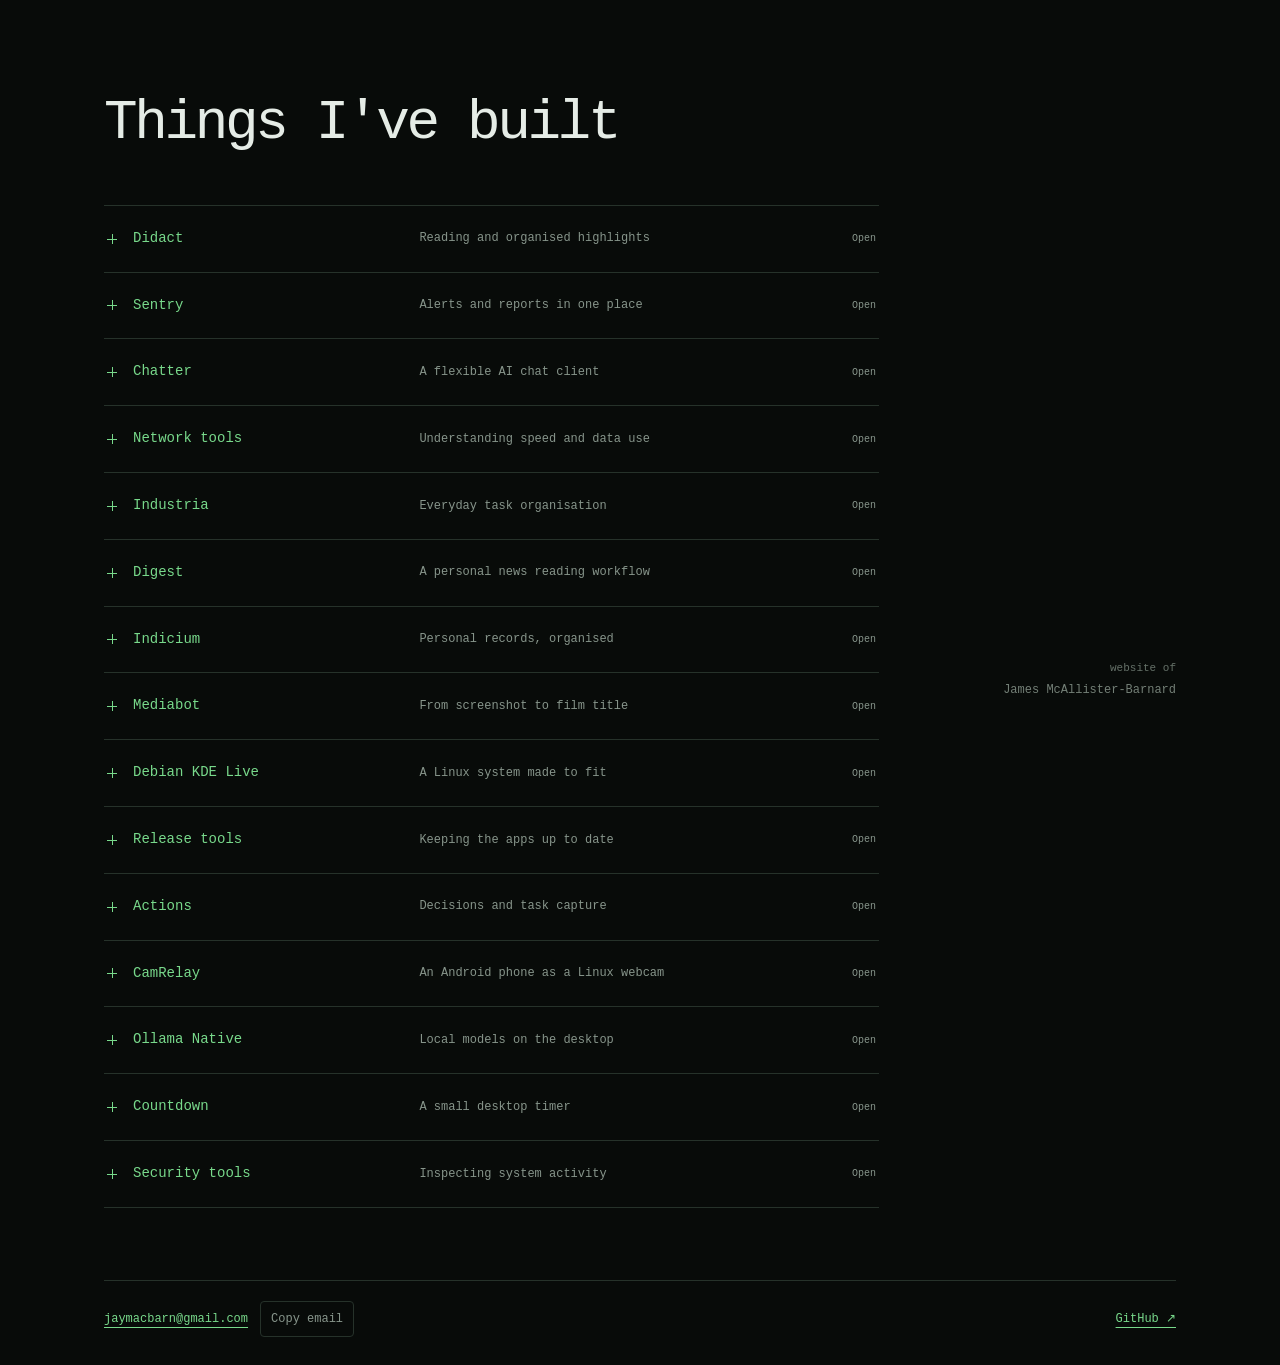
<file: index.html>
<!doctype html>
<html lang="en">
<head>
<meta charset="utf-8">
<meta name="viewport" content="width=device-width, initial-scale=1">
<meta name="description" content="Software and useful tools by James McAllister-Barnard. Reading apps, network tools, desktop utilities, and more.">
<meta name="theme-color" content="#080b09">
<title>Things I've built — James McAllister-Barnard</title>
<link rel="stylesheet" href="./styles.css">
<script src="./script1.js" defer></script>
</head>
<body>
<a class="skip-link" href="#projects">Skip to projects</a>
<div class="page">
<main id="projects">
<header class="page-heading"><h1>Things I've built</h1></header>
<div class="project-list">
<details class="project" id="didact">
<summary><span class="indicator" aria-hidden="true"></span><span class="project-name">Didact</span><span class="project-purpose">Reading and organised highlights</span><span class="expand-label" aria-hidden="true"></span></summary>
<div class="project-body"><div class="project-content"><p>A PDF and article reader built around a personal library. Keep your place, collect highlights by category, and return to passages worth keeping.</p><p class="project-tools">Flutter · Android & Linux</p></div></div>
</details>
<details class="project" id="sentry">
<summary><span class="indicator" aria-hidden="true"></span><span class="project-name">Sentry</span><span class="project-purpose">Alerts and reports in one place</span><span class="expand-label" aria-hidden="true"></span></summary>
<div class="project-body"><div class="project-content"><p>A personal notification hub that brings feed alerts and reports from other tools to an Android inbox. Shared delivery rules keep the connected projects working together.</p><p class="project-tools">Kotlin · Python · Firebase</p></div></div>
</details>
<details class="project" id="chatter">
<summary><span class="indicator" aria-hidden="true"></span><span class="project-name">Chatter</span><span class="project-purpose">A flexible AI chat client</span><span class="expand-label" aria-hidden="true"></span></summary>
<div class="project-body"><div class="project-content"><p>Streaming conversations, alternate reply branches, image attachments, and per-message costs. Supports multiple providers in a desktop and Android interface.</p><p class="project-tools">Flutter · SQLite</p></div></div>
</details>
<details class="project" id="network">
<summary><span class="indicator" aria-hidden="true"></span><span class="project-name">Network tools</span><span class="project-purpose">Understanding speed and data use</span><span class="expand-label" aria-hidden="true"></span></summary>
<div class="project-body"><div class="project-content"><p>Anetmon tracks Android data usage. Netuse shows Linux traffic and process history. Netspeed measures connection speed, latency, and jitter from the command line.</p><p class="project-tools">Kotlin · Python · Linux & Android</p></div></div>
</details>
<details class="project" id="industria">
<summary><span class="indicator" aria-hidden="true"></span><span class="project-name">Industria</span><span class="project-purpose">Everyday task organisation</span><span class="expand-label" aria-hidden="true"></span></summary>
<div class="project-body"><div class="project-content"><p>A task organiser with categories, tags, sorting, and filters. Keyboard shortcuts and small animated details make everyday task management feel more considered.</p><p class="project-tools">Flutter · Firebase</p></div></div>
</details>
<details class="project" id="digest">
<summary><span class="indicator" aria-hidden="true"></span><span class="project-name">Digest</span><span class="project-purpose">A personal news reading workflow</span><span class="expand-label" aria-hidden="true"></span></summary>
<div class="project-body"><div class="project-content"><p>Collects articles from chosen feeds into a searchable local library. A terminal reader and a phone-to-desktop selection workflow help turn incoming headlines into something manageable.</p><p class="project-tools">Python · SQLite · Textual</p></div></div>
</details>
<details class="project" id="indicium">
<summary><span class="indicator" aria-hidden="true"></span><span class="project-name">Indicium</span><span class="project-purpose">Personal records, organised</span><span class="expand-label" aria-hidden="true"></span></summary>
<div class="project-body"><div class="project-content"><p>A personal tracking app with categories and tags. Changes queue locally while offline and synchronise when the connection returns.</p><p class="project-tools">Flutter · Android & Linux</p></div></div>
</details>
<details class="project" id="mediabot">
<summary><span class="indicator" aria-hidden="true"></span><span class="project-name">Mediabot</span><span class="project-purpose">From screenshot to film title</span><span class="expand-label" aria-hidden="true"></span></summary>
<div class="project-body"><div class="project-content"><p>Identifies films and television from screenshots. A desktop review interface lets you check suggestions, make corrections, and approve items for a saved list.</p><p class="project-tools">Python · Qt</p></div></div>
</details>
<details class="project" id="debian">
<summary><span class="indicator" aria-hidden="true"></span><span class="project-name">Debian KDE Live</span><span class="project-purpose">A Linux system made to fit</span><span class="expand-label" aria-hidden="true"></span></summary>
<div class="project-body"><div class="project-content"><p>A customised KDE live system and offline installer, with a deliberate software selection, hardware support, and optional development tools.</p><p class="project-tools">Debian · KDE · Shell</p></div></div>
</details>
<details class="project" id="releases">
<summary><span class="indicator" aria-hidden="true"></span><span class="project-name">Release tools</span><span class="project-purpose">Keeping the apps up to date</span><span class="expand-label" aria-hidden="true"></span></summary>
<div class="project-body"><div class="project-content"><p>A shared build and release workflow for personal Android apps. GitHub Releases and a companion Updater bring new versions to the devices that use them.</p><p class="project-tools">Shell · Android · GitHub</p></div></div>
</details>
<details class="project" id="actions">
<summary><span class="indicator" aria-hidden="true"></span><span class="project-name">Actions</span><span class="project-purpose">Decisions and task capture</span><span class="expand-label" aria-hidden="true"></span></summary>
<div class="project-body"><div class="project-content"><p>A companion to Sentry for reviewing requests and sending back a choice. Todo Router takes captured tasks to the right project's task file.</p><p class="project-tools">Kotlin · Python</p></div></div>
</details>
<details class="project" id="camrelay">
<summary><span class="indicator" aria-hidden="true"></span><span class="project-name">CamRelay</span><span class="project-purpose">An Android phone as a Linux webcam</span><span class="expand-label" aria-hidden="true"></span></summary>
<div class="project-body"><div class="project-content"><p>A local camera link between Android and Linux, with encrypted pairing and desktop camera controls. Physical end-to-end acceptance testing remains on the project checklist.</p><p class="project-tools">Kotlin · C++ · Qt · In development</p></div></div>
</details>
<details class="project" id="ollama">
<summary><span class="indicator" aria-hidden="true"></span><span class="project-name">Ollama Native</span><span class="project-purpose">Local models on the desktop</span><span class="expand-label" aria-hidden="true"></span></summary>
<div class="project-body"><div class="project-content"><p>A native desktop interface for Ollama, with streamed replies, attachments, and saved conversation history.</p><p class="project-tools">Rust · Slint</p></div></div>
</details>
<details class="project" id="countdown">
<summary><span class="indicator" aria-hidden="true"></span><span class="project-name">Countdown</span><span class="project-purpose">A small desktop timer</span><span class="expand-label" aria-hidden="true"></span></summary>
<div class="project-body"><div class="project-content"><p>A persistent KDE widget with independent countdowns, colours, and finish alerts. Its saved finish time keeps the countdown accurate across sleep and restarts.</p><p class="project-tools">KDE Plasma · QML</p></div></div>
</details>
<details class="project" id="security">
<summary><span class="indicator" aria-hidden="true"></span><span class="project-name">Security tools</span><span class="project-purpose">Inspecting system activity</span><span class="expand-label" aria-hidden="true"></span></summary>
<div class="project-body"><div class="project-content"><p>Sweeper collects and reviews local system activity. Perimeter checks an inventory of apps and services and prepares local reports. These projects favour observation and review before automated action.</p><p class="project-tools">Python · Linux · Ongoing</p></div></div>
</details>
</div>
</main>
<aside class="signature" aria-label="Site author"><span>website of</span><br>James McAllister-Barnard</aside>
<footer><div class="contact"><a href="mailto:jaymacbarn@gmail.com">jaymacbarn@gmail.com</a><button class="copy-email" type="button" data-email="jaymacbarn@gmail.com" hidden>Copy email</button><span class="copy-status" role="status"></span></div><a href="https://github.com/naiaddd">GitHub ↗</a></footer>
</div>
</body>
</html>
</file>
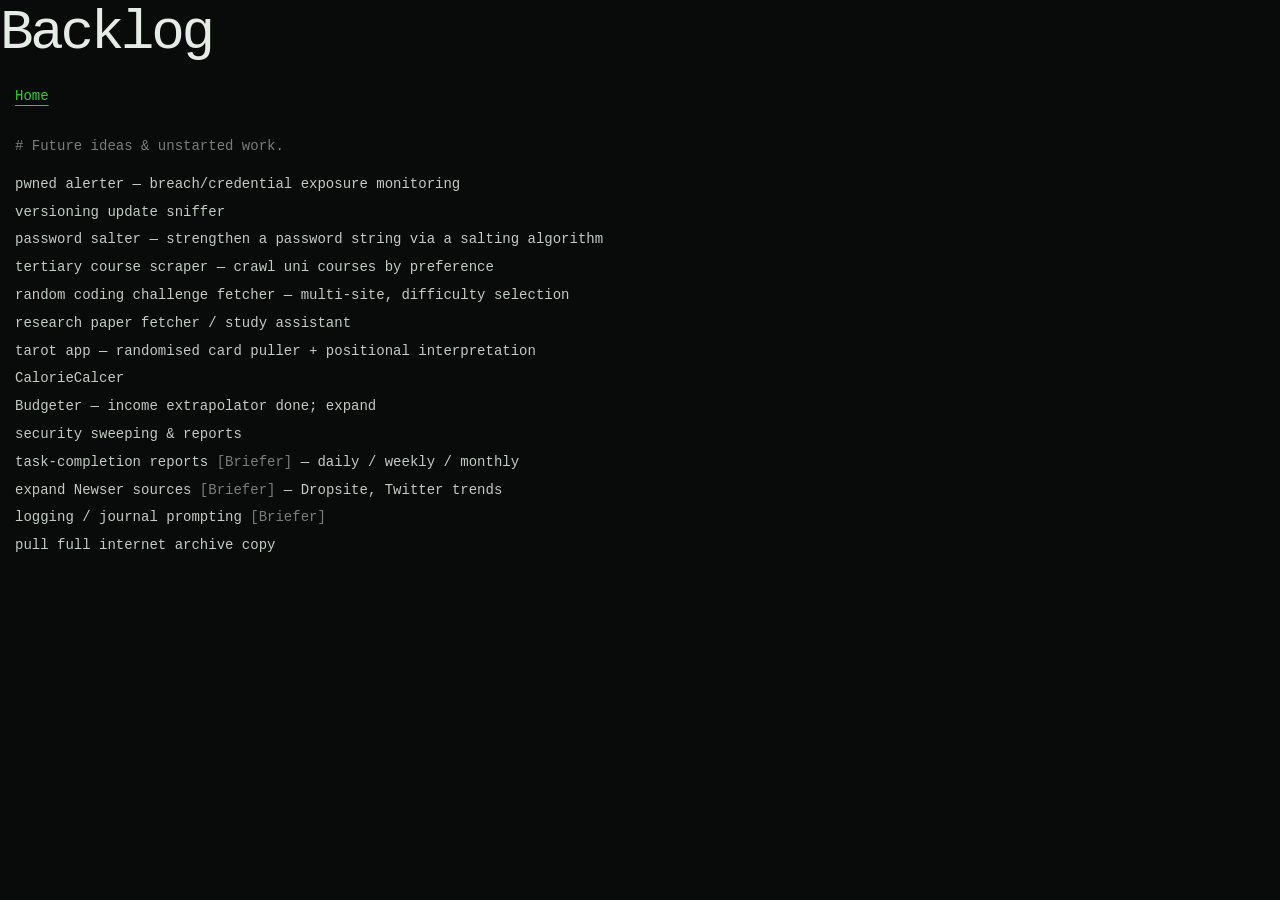
<file: backlog.html>
<!-- GENERATED by build_projects.py from projects.json - do not edit by hand -->
<!DOCTYPE html>
<html lang="en">
<head>
    <meta charset="UTF-8">
    <meta name="viewport" content="width=device-width, initial-scale=1.0">
    <title>Backlog</title>
    <link rel="stylesheet" href="./styles.css">
</head>
<body class="doc">
    <header>
        <h1>Backlog</h1>
    </header>
    <nav class="topnav"><a href="index.html">Home</a></nav>
    <main class="doc-main">
      <p class="lead"># Future ideas &amp; unstarted work.</p>
      <ul class="backlog">
        <li>pwned alerter &mdash; breach/credential exposure monitoring</li>
        <li>versioning update sniffer</li>
        <li>password salter &mdash; strengthen a password string via a salting algorithm</li>
        <li>tertiary course scraper &mdash; crawl uni courses by preference</li>
        <li>random coding challenge fetcher &mdash; multi-site, difficulty selection</li>
        <li>research paper fetcher / study assistant</li>
        <li>tarot app &mdash; randomised card puller + positional interpretation</li>
        <li>CalorieCalcer</li>
        <li>Budgeter &mdash; income extrapolator done; expand</li>
        <li>security sweeping &amp; reports</li>
        <li>task-completion reports <span class="tag">[Briefer]</span> &mdash; daily / weekly / monthly</li>
        <li>expand Newser sources <span class="tag">[Briefer]</span> &mdash; Dropsite, Twitter trends</li>
        <li>logging / journal prompting <span class="tag">[Briefer]</span></li>
        <li>pull full internet archive copy</li>
      </ul>
    </main>
</body>
</html>
</file>
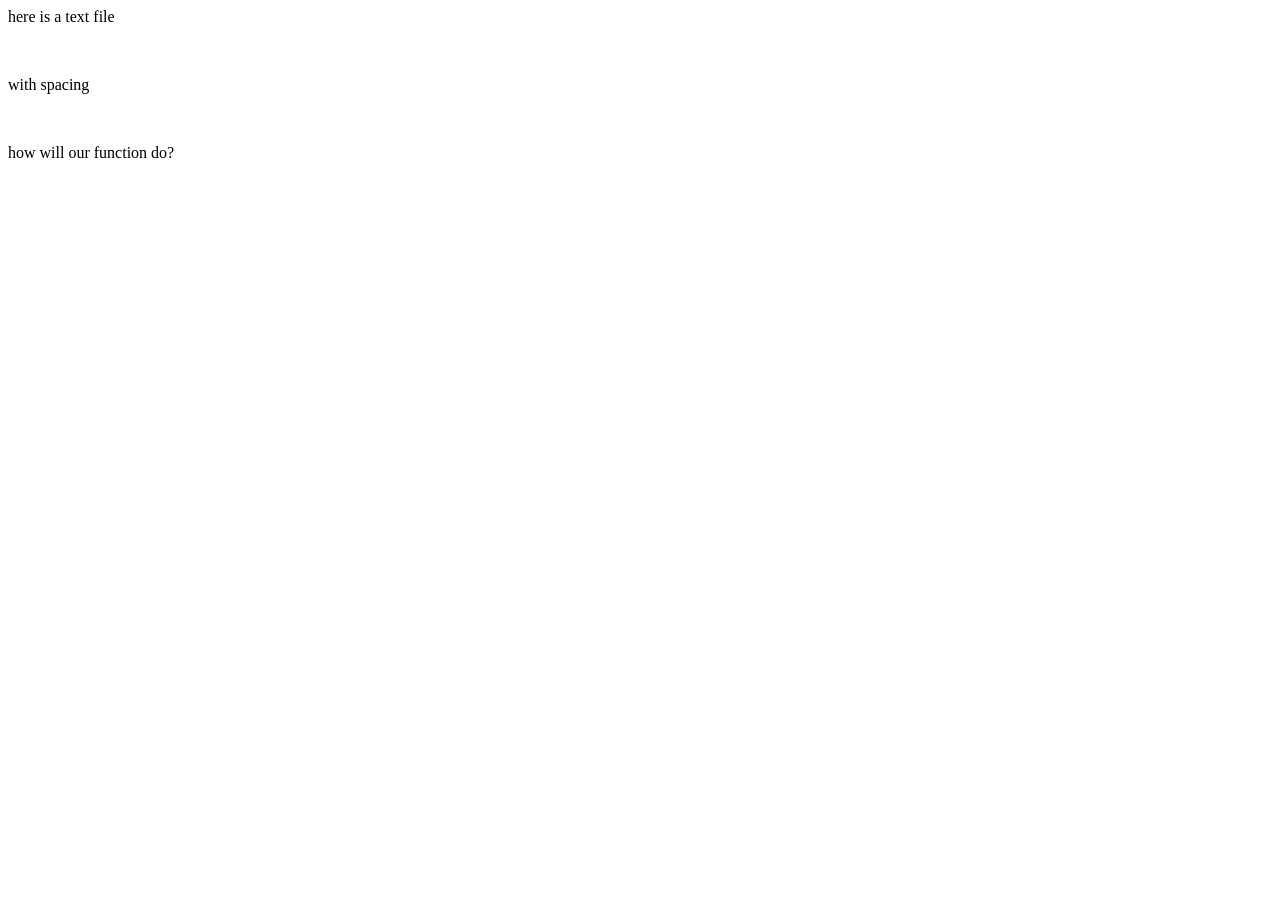
<file: output.html>
<html>
<head>
<title>Formatted Text</title>
</head>
<body>
<p>here is a text file</p>
<br>
<p></p>
<p></p>
<p></p>
<p>with spacing</p>
<br>
<p></p>
<p></p>
<p></p>
<p>how will our function do?</p>
</body>
</html>
</file>
<file: styles.css>
:root {
  color-scheme: dark;
  --background: #080b09;
  --text: #c2cbc4;
  --muted: #87958b;
  --green: #78d98b;
  --line: #26322a;
  --motion-ms: 500;
  --motion: calc(var(--motion-ms) * 1ms);
  font-family: "Hack", "SFMono-Regular", Consolas, "Liberation Mono", monospace;
}
* { box-sizing: border-box; }
body { margin: 0; background: var(--background); color: var(--text); font-size: 14px; line-height: 1.7; }
a { color: var(--green); text-decoration-thickness: 1px; text-underline-offset: 5px; }
a:hover { color: #c0f7ca; }
button, summary, a { -webkit-tap-highlight-color: transparent; }
:focus-visible { outline: 2px solid var(--green); outline-offset: 5px; border-radius: 2px; }
::selection { color: var(--background); background: var(--green); }
.page { width: min(1200px, 100%); min-height: 100svh; margin: auto; padding: clamp(36px, 7vw, 90px) clamp(22px, 5vw, 64px) 28px; display: grid; grid-template-columns: minmax(0, 1fr) 245px; column-gap: 52px; }
main { min-width: 0; }
.page-heading { margin-bottom: 48px; animation: arrive 500ms ease-out both; }
.eyebrow, .list-heading, .project-tools { font-size: 11px; }
.eyebrow { color: var(--muted); margin: 0 0 12px; letter-spacing: .06em; }
h1 { color: #e5ece6; font-size: clamp(36px, 5vw, 56px); font-weight: 500; line-height: 1.2; letter-spacing: -.06em; margin: 0 0 18px; }
.heading-dot { color: var(--green); }
.intro { color: var(--muted); max-width: 48ch; margin: 0; }
.list-heading { display: flex; justify-content: space-between; gap: 12px; color: var(--muted); padding-bottom: 14px; }
.project-list { border-top: 1px solid var(--line); }
.project { border-bottom: 1px solid var(--line); scroll-margin-top: 24px; overflow: hidden; }
summary { display: grid; grid-template-columns: 12px minmax(115px, .8fr) minmax(0, 1.2fr) 34px; align-items: center; gap: 14px; list-style: none; cursor: pointer; padding: 21px 3px; transition: background-color var(--motion), color var(--motion); }
summary::-webkit-details-marker { display: none; }
summary:hover { background: #101a13; }
.project-name { color: var(--green); }
.project-purpose { color: var(--muted); font-size: 12px; }
.indicator { position: relative; width: 10px; height: 10px; }
.indicator::before, .indicator::after { content: ""; position: absolute; background: var(--green); transition: transform var(--motion); }
.indicator::before { width: 10px; height: 1px; top: 5px; }
.indicator::after { width: 1px; height: 10px; left: 5px; }
details[open] > summary .indicator::after { transform: rotate(90deg); }
.expand-label { color: var(--muted); font-size: 10px; text-align: right; }
.expand-label::after { content: "Open"; }
details[open] > summary .expand-label::after { content: "Close"; }
.project-body { overflow: hidden; }
.project-content { padding: 0 36px 24px 29px; }
.project-content p { margin: 0 0 16px; max-width: 58ch; }
.project-content .project-tools { color: var(--muted); margin: 0; }
.signature { align-self: start; position: sticky; top: 73vh; margin-top: max(320px, calc(73vh - 90px)); text-align: right; font-size: 12px; color: #737f76; line-height: 1.9; }
.signature span { color: #657168; font-size: 11px; }
.journal-link { display: inline-block; margin-top: 30px; font-size: 12px; color: var(--muted); }
footer { grid-column: 1 / -1; margin-top: 72px; padding-top: 20px; border-top: 1px solid var(--line); display: flex; align-items: baseline; justify-content: space-between; gap: 20px; font-size: 12px; }
.contact { display: flex; flex-wrap: wrap; align-items: center; gap: 12px; }
.copy-email { font: inherit; color: var(--muted); background: transparent; border: 1px solid var(--line); border-radius: 4px; padding: 7px 10px; cursor: pointer; }
.copy-email:hover { color: var(--green); border-color: var(--green); }
.copy-status { color: var(--muted); font-size: 11px; }
.skip-link { position: absolute; left: 20px; top: 8px; transform: translateY(-160%); z-index: 2; background: var(--background); padding: 8px; }
.skip-link:focus { transform: none; }
.article-page { display: block; max-width: 850px; }
.back-link { display: inline-block; margin-bottom: 38px; font-size: 12px; }
.article-page h2 { color: var(--green); font-size: 17px; font-weight: 500; margin-top: 36px; }
.article-page p, .article-page li { max-width: 70ch; }
.article-page li { margin-bottom: 12px; }
.article-page ul { padding-left: 20px; }
.article-page code { color: var(--green); }
.article-page .signature { position: static; margin: 64px 0 0; }
@keyframes arrive { from { opacity: 0; transform: translateY(8px); } to { opacity: 1; transform: none; } }
@media (max-width: 1000px) {
  .page { grid-template-columns: minmax(0, 1fr); max-width: 780px; }
  .signature { position: static; margin-top: 64px; }
  footer { margin-top: 36px; }
}
@media (max-width: 520px) {
  body { font-size: 13px; }
  .page-heading { margin-bottom: 36px; }
  .list-heading { font-size: 10px; }
  summary { grid-template-columns: 12px minmax(0, 1fr) 34px; gap: 3px 12px; padding: 19px 0; }
  .project-purpose { grid-column: 2; grid-row: 2; font-size: 11px; }
  .expand-label { grid-column: 3; grid-row: 1 / 3; }
  .indicator { grid-row: 1; }
  .project-content { padding-left: 24px; padding-right: 12px; }
  footer { flex-wrap: wrap; }
}
@media (prefers-reduced-motion: reduce) {
  *, *::before, *::after { animation: none !important; transition: none !important; }
}


/* --- Project / Backlog pages (generated by build_projects.py) --- */
.doc-main { text-align: left; padding: 0 15px 60px; max-width: 900px; }
.topnav { padding: 0 15px 12px; }
body.doc a, .topnav a { color: #32CD32; }
.doc-main .lead { opacity: 0.6; }
.timeline h2 { font-size: 1.2rem; }
.timeline ul, .backlog { list-style: none; padding-left: 0; }
.timeline li, .backlog li { margin: 4px 0; }

body.doc details.project { border-left: 2px solid #1f5d1f; margin: 8px 0; padding: 4px 0 4px 10px; }
summary { cursor: pointer; }
.pname { font-weight: bold; }
.codename { opacity: 0.7; }
.meta { opacity: 0.6; font-size: 0.85em; }
.date { color: #7CFC00; }
.ver { color: #9ACD32; }
.milestones { margin: 6px 0; padding-left: 18px; }
.milestones li { margin: 2px 0; }
.roadmap { opacity: 0.7; font-style: italic; margin: 4px 0 4px 18px; }
.experiments summary { opacity: 0.85; }
.backlog .tag { opacity: 0.6; }

/* status accent on the card's left border */
details.status-active   { border-left-color: #32CD32; }
details.status-shipped  { border-left-color: #1E90FF; }
details.status-latent   { border-left-color: #B8860B; }
details.status-archived { border-left-color: #555; }
</file>
